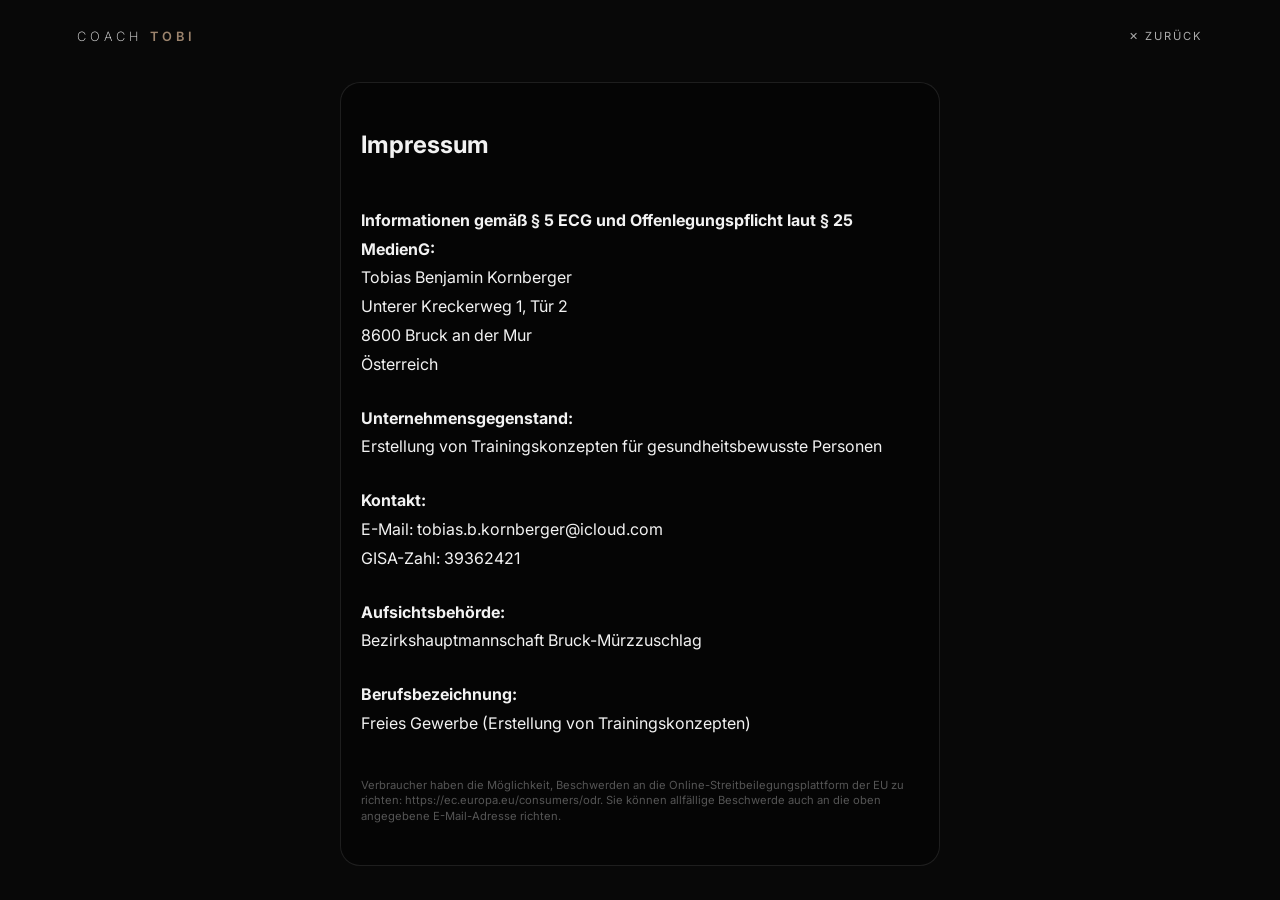
<file: impressum.html>
<!DOCTYPE html>
<html lang="de">
<head>
    <meta charset="UTF-8">
    <meta name="viewport" content="width=device-width, initial-scale=1.0">
    <title>Impressum | Coach Tobi</title>
    <link rel="stylesheet" href="style.css">
    <link href="https://fonts.googleapis.com/css2?family=Inter:wght@200;400&family=Playfair+Display&display=swap" rel="stylesheet">
    <link rel="icon" href="favicon.ico" type="image/x-icon">
    <link rel="shortcut icon" href="favicon.ico" type="image/x-icon">
</head>
<body class="impressum-page">
    <div class="main-wrapper">
        <nav class="navbar">
            <div class="logo">COACH <span class="accent-gold">TOBI</span></div>
            <a href="index.html" class="back-link">✕ ZURÜCK</a>
        </nav>

        <main class="step-container">
            <div class="step active" style="max-width: 600px; text-align: left; line-height: 1.8; padding: 40px 20px;">
                <h2 style="margin-bottom: 40px;">Impressum</h2>
                
                <p><strong>Informationen gemäß § 5 ECG und Offenlegungspflicht laut § 25 MedienG:</strong></p>
                
                <p>
                    Tobias Benjamin Kornberger<br>
                    Unterer Kreckerweg 1, Tür 2<br>
                    8600 Bruck an der Mur<br>
                    Österreich
                </p>

                <p style="margin-top: 25px;"><strong>Unternehmensgegenstand:</strong><br>
                Erstellung von Trainingskonzepten für gesundheitsbewusste Personen</p>

                <p style="margin-top: 25px;"><strong>Kontakt:</strong><br>
                E-Mail: <a href="mailto:tobias.b.kornberger@icloud.com" style="color: inherit; text-decoration: none;">tobias.b.kornberger@icloud.com</a><br>
                GISA-Zahl: 39362421</p>

                <p style="margin-top: 25px;"><strong>Aufsichtsbehörde:</strong><br>
                Bezirkshauptmannschaft Bruck-Mürzzuschlag</p>

                <p style="margin-top: 25px;"><strong>Berufsbezeichnung:</strong><br>
                Freies Gewerbe (Erstellung von Trainingskonzepten)</p>
                
                <p style="margin-top: 40px; font-size: 0.7rem; color: #555; line-height: 1.4;">
                    Verbraucher haben die Möglichkeit, Beschwerden an die Online-Streitbeilegungsplattform der EU zu richten: 
                    <a href="https://ec.europa.eu/consumers/odr" target="_blank" style="color: inherit; text-decoration: underline;">https://ec.europa.eu/consumers/odr</a>. 
                    Sie können allfällige Beschwerde auch an die oben angegebene E-Mail-Adresse richten.
                </p>
            </div>
        </main>
    </div>
</body>
</html>
</file>
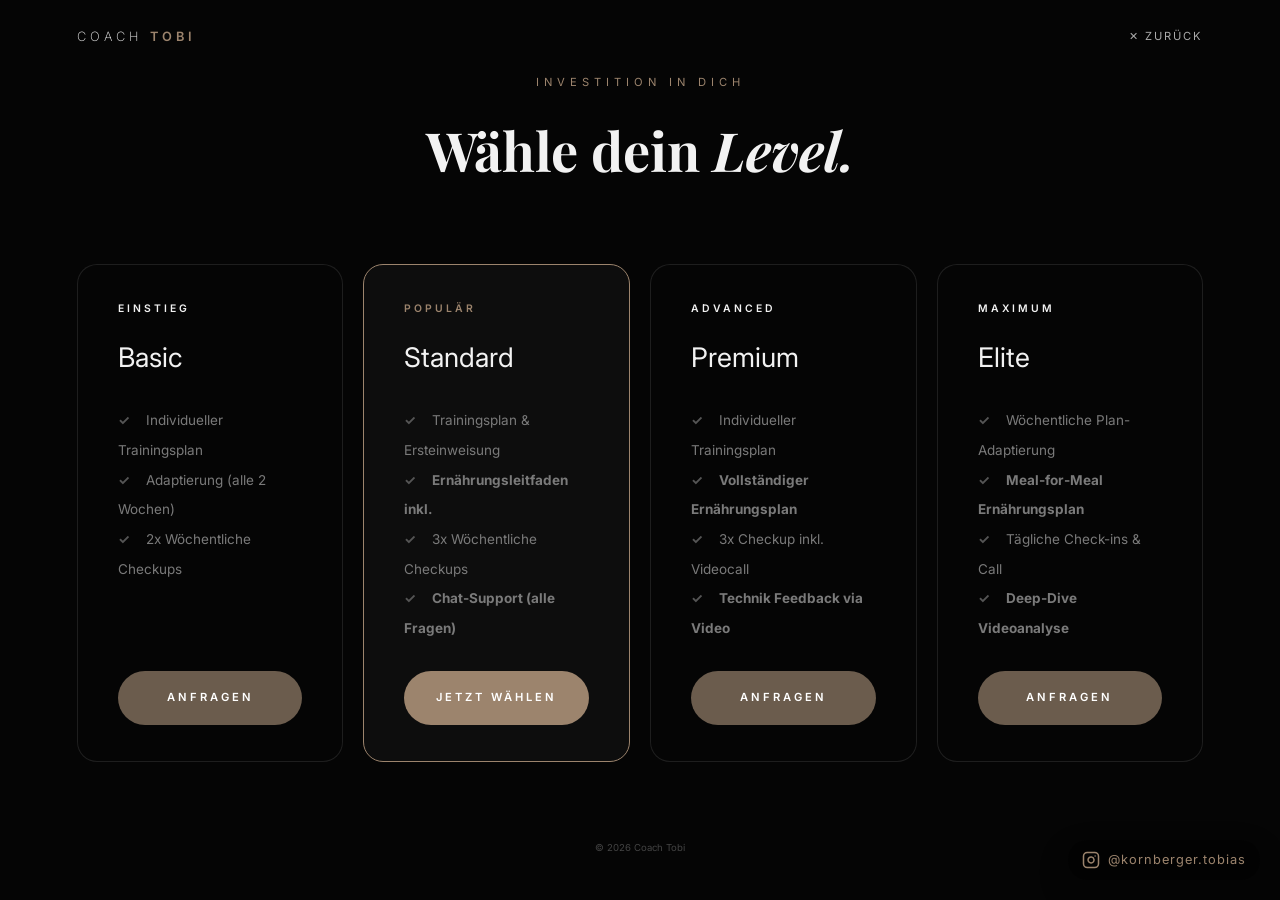
<file: programme.html>
<!DOCTYPE html>
<html lang="de">
<head>
    <meta charset="UTF-8">
    <meta name="viewport" content="width=device-width, initial-scale=1.0">
    <title>Pakete | Coach Tobi</title>
    <link rel="stylesheet" href="style.css">
    <link href="https://fonts.googleapis.com/css2?family=Inter:wght@200;400;600&family=Playfair+Display:italic,wght@400;700&display=swap" rel="stylesheet">
    <link rel="icon" href="favicon.ico" type="image/x-icon">
    <link rel="shortcut icon" href="favicon.ico" type="image/x-icon">
    <style>
        /* Direkt-Fix für den Insta-Tag, falls das CSS klemmt */
        .insta-tag {
            display: flex !important;
            align-items: center;
            gap: 8px;
            color: #9c846d !important; /* Mokka-Gold */
            text-decoration: none;
            font-family: 'Inter', sans-serif;
            font-size: 0.8rem;
            letter-spacing: 1px;
            position: fixed; /* Fixiert ihn am Screen */
            right: 20px;
            bottom: 20px;
            z-index: 9999;
            opacity: 1;
            transition: opacity 0.3s;
        }
        .insta-tag:hover {
            color: #ffffff !important;
        }
        .insta-tag svg {
            stroke: #9c846d;
        }
        .insta-tag:hover svg {
            stroke: #ffffff;
        }
    </style>
</head>
<body>
    <div class="hero-bg" style="background: #050505;"></div>
    
    <div class="main-wrapper">
        <nav class="navbar">
            <div class="logo">COACH <span class="accent-gold">TOBI</span></div>
            <a href="index.html" class="back-link">✕ ZURÜCK</a>
        </nav>

        <header style="text-align: center; margin-bottom: 2vh;">
            <span class="subtitle">Investition in dich</span>
            <h1 style="font-family: 'Playfair Display', serif; font-size: clamp(2rem, 6vh, 3.5rem); margin-top: 10px;">
                Wähle dein <span class="italic">Level.</span>
            </h1>
        </header>

        <div class="package-grid" style="grid-template-columns: repeat(auto-fit, minmax(250px, 1fr));">
            
            <div class="package-card">
                <div>
                    <span class="package-label">EINSTIEG</span>
                    <h2 class="package-title">Basic</h2>
                    <ul class="feature-list">
                        <li><span>✓</span> Individueller Trainingsplan</li>
                        <li><span>✓</span> Adaptierung (alle 2 Wochen)</li>
                        <li><span>✓</span> 2x Wöchentliche Checkups</li>
                    </ul>
                </div>
                <a href="termin.html" class="package-btn">ANFRAGEN</a>
            </div>

            <div class="package-card" style="border-color: var(--mokka-accent); background: rgba(15, 15, 15, 0.9);">
                <div>
                    <span class="package-label" style="color: var(--mokka-accent);">POPULÄR</span>
                    <h2 class="package-title">Standard</h2>
                    <ul class="feature-list">
                        <li><span>✓</span> Trainingsplan & Ersteinweisung</li>
                        <li><span>✓</span> <strong>Ernährungsleitfaden inkl.</strong></li>
                        <li><span>✓</span> 3x Wöchentliche Checkups</li>
                        <li><span>✓</span> <strong>Chat-Support (alle Fragen)</strong></li>
                    </ul>
                </div>
                <a href="termin.html" class="package-btn" style="background: var(--mokka-accent);">JETZT WÄHLEN</a>
            </div>

            <div class="package-card">
                <div>
                    <span class="package-label">ADVANCED</span>
                    <h2 class="package-title">Premium</h2>
                    <ul class="feature-list">
                        <li><span>✓</span> Individueller Trainingsplan</li>
                        <li><span>✓</span> <strong>Vollständiger Ernährungsplan</strong></li>
                        <li><span>✓</span> 3x Checkup inkl. Videocall</li>
                        <li><span>✓</span> <strong>Technik Feedback via Video</strong></li>
                    </ul>
                </div>
                <a href="termin.html" class="package-btn">ANFRAGEN</a>
            </div>

            <div class="package-card">
                <div>
                    <span class="package-label">MAXIMUM</span>
                    <h2 class="package-title">Elite</h2>
                    <ul class="feature-list">
                        <li><span>✓</span> Wöchentliche Plan-Adaptierung</li>
                        <li><span>✓</span> <strong>Meal-for-Meal Ernährungsplan</strong></li>
                        <li><span>✓</span> Tägliche Check-ins & Call</li>
                        <li><span>✓</span> <strong>Deep-Dive Videoanalyse</strong></li>
                    </ul>
                </div>
                <a href="termin.html" class="package-btn">ANFRAGEN</a>
            </div>
        </div>
        
        <a href="https://instagram.com/kornberger.tobias" target="_blank" class="insta-tag">
            <svg xmlns="http://www.w3.org/2000/svg" width="18" height="18" viewBox="0 0 24 24" fill="none" stroke="currentColor" stroke-width="2" stroke-linecap="round" stroke-linejoin="round">
                <rect x="2" y="2" width="20" height="20" rx="5" ry="5"></rect>
                <path d="M16 11.37A4 4 0 1 1 12.63 8 4 4 0 0 1 16 11.37z"></path>
                <line x1="17.5" y1="6.5" x2="17.51" y2="6.5"></line>
            </svg>
            @kornberger.tobias
        </a>
        <footer class="minimal-footer">© 2026 Coach Tobi</footer>
    </div>
</body>
</html>
</file>
<file: style.css>
/* --- AKADEMIE KORNBERGER | COMPLETE MASTER STYLESHEET --- */

:root {
    --black: #080808;
    --dark-grey: #121212; 
    --pure-black: #050505; 
    --mokka-accent: #9c846d;
    --white: #f2f2f2;
    --text-muted: #666;
    --grey-border: rgba(255, 255, 255, 0.1);
}

/* 1. RESET & BASICS */
* { 
    margin: 0; 
    padding: 0; 
    box-sizing: border-box; 
    -webkit-tap-highlight-color: transparent; 
}

body, html { 
    background-color: var(--black); 
    color: var(--white); 
    font-family: 'Inter', sans-serif; 
    height: 100vh; 
    overflow: hidden; 
    line-height: 1.6; 
}

a { text-decoration: none !important; color: inherit !important; }

/* 2. BACKGROUND SYSTEM */
.hero-bg { 
    position: fixed; 
    top: 0; 
    left: 0; 
    width: 100%; 
    height: 100%; 
    z-index: 1; 
}

.hero-bg img { 
    width: 100%; 
    height: 100%; 
    object-fit: cover; 
    object-position: 20% center; 
}

.overlay-gradient { 
    position: absolute; 
    top: 0; 
    left: 0; 
    width: 100%; 
    height: 100%; 
    background: linear-gradient(to bottom, rgba(8,8,8,0.4) 0%, rgba(8,8,8,0.95) 100%); 
}

.main-wrapper { 
    position: relative; 
    z-index: 10; 
    display: flex; 
    flex-direction: column; 
    height: 100vh; 
    padding: 3vh 6%; 
}

/* 3. NAVIGATION & MENU */
.navbar { 
    display: flex; 
    justify-content: space-between; 
    align-items: center; 
    margin-bottom: 3vh; 
    z-index: 1000; 
    position: relative;
}

.logo { 
    letter-spacing: 4px; 
    font-weight: 200; 
    font-size: 0.8rem; 
    text-transform: uppercase; 
}

.accent-gold { color: var(--mokka-accent) !important; font-weight: 600; }
.italic { font-style: italic; font-family: 'Playfair Display', serif; }

.back-link { 
    font-size: 0.7rem; 
    color: var(--white) !important; 
    letter-spacing: 2px; 
    text-transform: uppercase; 
    opacity: 0.7; 
    transition: 0.3s;
}

.back-link:hover { opacity: 1; color: var(--mokka-accent) !important; }

/* BURGER MENU STYLES */
.menu-btn { 
    background: none; 
    border: none; 
    cursor: pointer; 
    display: flex; 
    flex-direction: column; 
    gap: 9px; 
    z-index: 2100; 
    padding: 10px; 
}

.menu-btn span { 
    width: 36px; 
    height: 2px; 
    background: var(--white); 
    transition: 0.3s; 
}

.menu-overlay { 
    position: fixed; 
    top: 0; 
    left: 0; 
    width: 100%; 
    height: 100%; 
    background: rgba(8, 8, 8, 0.98); 
    display: flex; 
    flex-direction: column; 
    align-items: center; 
    justify-content: center; 
    opacity: 0; 
    visibility: hidden; 
    transition: 0.5s ease; 
    z-index: 2000; 
}

.menu-overlay.open { opacity: 1; visibility: visible; }

.menu-nav-links { 
    display: flex; 
    flex-direction: column; 
    align-items: center; 
    gap: 30px; 
}

.menu-link { 
    font-family: 'Playfair Display', serif; 
    font-size: clamp(2.5rem, 5vw, 3.5rem); 
    transition: 0.4s ease; 
    opacity: 0.7; 
}

.menu-link:hover { 
    color: var(--mokka-accent) !important; 
    font-style: italic; 
    opacity: 1; 
    transform: scale(1.05); 
}

.menu-link-small {
    margin-top: 20px;
    font-size: 0.7rem;
    text-transform: uppercase;
    letter-spacing: 2px;
    opacity: 0.5;
}

/* 4. HERO SECTION */
.hero { 
    flex: 1; 
    display: flex; 
    flex-direction: column; 
    align-items: center; 
    justify-content: center; 
    text-align: center; 
}

.hero h1 { 
    font-family: 'Playfair Display', serif; 
    font-size: clamp(3rem, 7vh, 5.5rem); 
    line-height: 1.1; 
    margin-bottom: 4vh; 
}

.subtitle { 
    text-transform: uppercase; 
    letter-spacing: 5px; 
    font-size: 0.7rem; 
    color: var(--mokka-accent); 
    margin-bottom: 15px; 
    display: block; 
}

.main-button { 
    display: inline-block; 
    padding: 22px 50px; 
    border-radius: 50px; 
    border: 1px solid var(--mokka-accent); 
    color: white !important; 
    text-transform: uppercase; 
    letter-spacing: 3px; 
    font-size: 0.75rem; 
    font-weight: 600; 
    transition: 0.4s; 
    background: transparent; 
    cursor: pointer;
}

.main-button:hover { 
    background: var(--mokka-accent); 
    box-shadow: 0 0 20px rgba(156, 132, 109, 0.4); 
}

/* 5. PACKAGE DESIGN */
.package-grid { 
    display: grid; 
    grid-template-columns: repeat(4, 1fr); /* Auf 4 Spalten geändert */
    gap: 20px; 
    max-width: 1400px; 
    margin: auto; 
    width: 100%; 
    height: auto; /* Höhe auf Auto, da 4 Karten mehr Platz brauchen */
    padding: 5vh 0;
}

.package-card { 
    background: var(--pure-black); 
    border: 1px solid var(--grey-border); 
    border-radius: 20px; 
    padding: 4vh 40px; 
    display: flex; 
    flex-direction: column; 
    justify-content: space-between; 
    transition: all 0.5s cubic-bezier(0.165, 0.84, 0.44, 1); 
}

.package-card:hover { 
    transform: translateY(-5px) scale(1.02); 
    border-color: var(--mokka-accent); 
    background: rgba(12, 12, 12, 0.9); 
    box-shadow: 0 20px 40px rgba(0,0,0,0.8); 
}

.package-label { 
    display: block; 
    font-size: 0.65rem; 
    font-weight: 600; 
    letter-spacing: 3px; 
    margin-bottom: 2vh; 
    text-transform: uppercase; 
}

.package-title { 
    font-size: clamp(1.5rem, 3vh, 2.2rem); 
    font-weight: 400; 
    margin-bottom: 3vh; 
}

.feature-list { 
    list-style: none; 
    font-size: clamp(0.8rem, 1.5vh, 0.95rem); 
    color: #7a7a7a; 
    line-height: 2.2; 
    flex-grow: 1; 
}

.feature-list li span { 
    color: #555; 
    font-weight: bold; 
    margin-right: 12px; 
}

.package-btn { 
    display: block; 
    width: 100%; 
    background: #6b5c4d; 
    color: white !important; 
    text-align: center; 
    padding: 2vh 0; 
    border-radius: 50px; 
    text-transform: uppercase; 
    letter-spacing: 3px; 
    font-size: 0.7rem; 
    font-weight: 600; 
    margin-top: 3vh; 
    transition: 0.3s; 
}

.package-btn:hover { background: var(--mokka-accent); letter-spacing: 4px; }

/* 6. FORMULAR */
.step-container { 
    flex: 1; 
    display: flex; 
    align-items: center; 
    justify-content: center; 
    z-index: 20; 
}

.step { 
    background: var(--pure-black); 
    padding: 50px; 
    width: 100%; 
    max-width: 550px; 
    border: 1px solid var(--grey-border); 
    border-radius: 20px; 
}

.step.active { display: block; animation: fadeIn 0.6s ease; }

.input-box { margin-bottom: 30px; }
.input-row { display: grid; grid-template-columns: 1fr 1fr; gap: 20px; }

.input-box label { 
    display: block; 
    font-size: 0.6rem; 
    color: var(--mokka-accent); 
    text-transform: uppercase; 
    letter-spacing: 2px; 
    margin-bottom: 10px; 
}

.input-box input { 
    width: 100%; 
    background: transparent; 
    border: none; 
    border-bottom: 1px solid var(--grey-border); 
    padding: 12px 0; 
    color: white; 
    font-size: 1.1rem; 
    outline: none; 
    transition: 0.3s; 
}

.input-box input:focus { border-color: var(--mokka-accent); }

.option-grid { 
    display: flex; 
    flex-direction: column; 
    gap: 12px; 
    margin-bottom: 30px; 
}

.option { 
    padding: 18px; 
    border: 1px solid var(--grey-border); 
    cursor: pointer; 
    text-align: center; 
    border-radius: 50px; 
    transition: 0.3s; 
    font-size: 0.75rem; 
    text-transform: uppercase; 
}

.option.selected { 
    border-color: var(--mokka-accent); 
    color: var(--mokka-accent); 
    background: rgba(156, 132, 109, 0.05); 
}

.next-btn, button[type="submit"] { 
    background: var(--mokka-accent); 
    color: white !important; 
    padding: 20px 45px; 
    border-radius: 50px; 
    border: none; 
    cursor: pointer; 
    text-transform: uppercase; 
    font-size: 0.7rem; 
    letter-spacing: 2px; 
    font-weight: 600; 
}

.back-btn { 
    background: transparent; 
    border: 1px solid var(--grey-border); 
    color: var(--text-muted) !important; 
    padding: 20px 30px; 
    border-radius: 50px; 
    cursor: pointer; 
    text-transform: uppercase; 
    font-size: 0.7rem; 
}

.btn-group { display: flex; gap: 15px; margin-top: 20px; }

/* 7. ÜBER MICH & GALLERY */
.ueber-mich-page .main-wrapper { 
    padding: 0; 
}

.ueber-mich-page .navbar {
    position: absolute;
    top: 3vh;
    left: 6%;
    right: 6%;
    margin-bottom: 0;
}

.ueber-mich-content { 
    display: flex; 
    justify-content: flex-end; 
    height: 100vh; 
}

.ueber-mich-text-block { 
    width: 100%; 
    max-width: 650px; 
    background: linear-gradient(to right, transparent 0%, rgba(5, 5, 5, 0.95) 20%, rgba(5, 5, 5, 1) 100%); 
    padding: 2vh 8% 2vh 12%; 
    height: 100vh;
    display: flex;
    flex-direction: column;
    justify-content: center; 
}

.image-gallery {
    display: flex;
    flex-direction: column;
    gap: 60px;
    margin-top: 4vh;
    width: 100%;
}

.reveal-img {
    width: 85%;
    opacity: 0;
    transform: translateY(40px);
    transition: all 1.2s cubic-bezier(0.22, 1, 0.36, 1);
    border-radius: 4px;
    overflow: hidden;
    border: 1px solid rgba(255, 255, 255, 0.05);
}

.reveal-img.side { align-self: flex-end; }
.reveal-img.visible { opacity: 1; transform: translateY(0); }
.reveal-img img { width: 100%; height: auto; display: block; filter: grayscale(20%); transition: transform 2s ease, filter 1s ease; }
.reveal-img:hover img { transform: scale(1.03); filter: grayscale(0%); }

/* 8. INSTA TAG & FOOTER */
.insta-tag { 
    display: inline-flex !important;
    align-items: center;
    gap: 8px;
    color: #9c846d !important; 
    text-decoration: none !important;
    font-family: 'Inter', sans-serif;
    font-size: 0.8rem;
    letter-spacing: 1px;
    position: fixed; 
    right: max(20px, env(safe-area-inset-right)); 
    bottom: calc(20px + env(safe-area-inset-bottom)); 
    z-index: 9999 !important; 
    opacity: 1; 
    transition: opacity 0.3s, transform 0.3s; 
    background: rgba(0, 0, 0, 0.45); 
    padding: 10px 14px; 
    border-radius: 999px; 
    box-shadow: 0 12px 30px rgba(0,0,0,0.25); 
    backdrop-filter: blur(8px); 
    -webkit-backdrop-filter: blur(8px);
}

.insta-tag:hover {
    color: #ffffff !important;
}

.insta-tag svg {
    stroke: #9c846d;
}

.insta-tag:hover svg {
    stroke: #ffffff;
}

.minimal-footer { 
    text-align: center; 
    font-size: 0.6rem; 
    color: #444; 
    padding: 2vh 0; 
    margin-top: auto; 
}

@keyframes fadeIn { 
    from { opacity: 0; transform: translateY(10px); } 
    to { opacity: 1; transform: translateY(0); } 
}

/* 9. MOBILE FIXES */
@media (max-width: 768px) {
    body, html { 
        height: auto; 
        overflow-y: auto; 
    }

    .main-wrapper { height: auto; }
    
    .ueber-mich-page .hero-bg { position: relative; height: 50vh; }
    .ueber-mich-content { flex-direction: column; height: auto; }
    
    .ueber-mich-page .navbar {
        position: fixed;
        background: var(--black);
        padding: 20px 6%;
        top: 0;
        left: 0;
        right: 0;
        border-bottom: 1px solid var(--grey-border);
    }

    .ueber-mich-text-block { 
        width: 100%; 
        background: var(--black); 
        padding: 40px 10%; 
        margin-top: -60px; 
        position: relative; 
        height: auto;
    }
    
    .package-grid { grid-template-columns: 1fr; height: auto; }
    .hero h1 { font-size: 2.8rem; }
    
    .insta-tag { 
        bottom: calc(20px + env(safe-area-inset-bottom)); 
        right: max(20px, env(safe-area-inset-right)); 
        background: rgba(0, 0, 0, 0.6); 
        padding: 10px 14px; 
        border-radius: 999px;
        backdrop-filter: blur(8px);
        -webkit-backdrop-filter: blur(8px);
    }

    .image-gallery { gap: 30px; }
    .reveal-img { width: 100%; }
}
/* Instagram Icon Sichtbarkeit */
.instagram-link, .footer-social a {
    display: inline-block;
    color: #9c846d !important; /* Dein Mokka-Gold */
    font-size: 24px;           /* Größe anpassen */
    text-decoration: none;
    z-index: 999;              /* Damit es oben liegt */
    position: relative;
    opacity: 1 !important;     /* Sicherstellen, dass es nicht transparent ist */
}

.instagram-link:hover {
    color: #ffffff !important; /* Weiß beim Drüberfahren */
    transform: scale(1.1);
}
</file>
